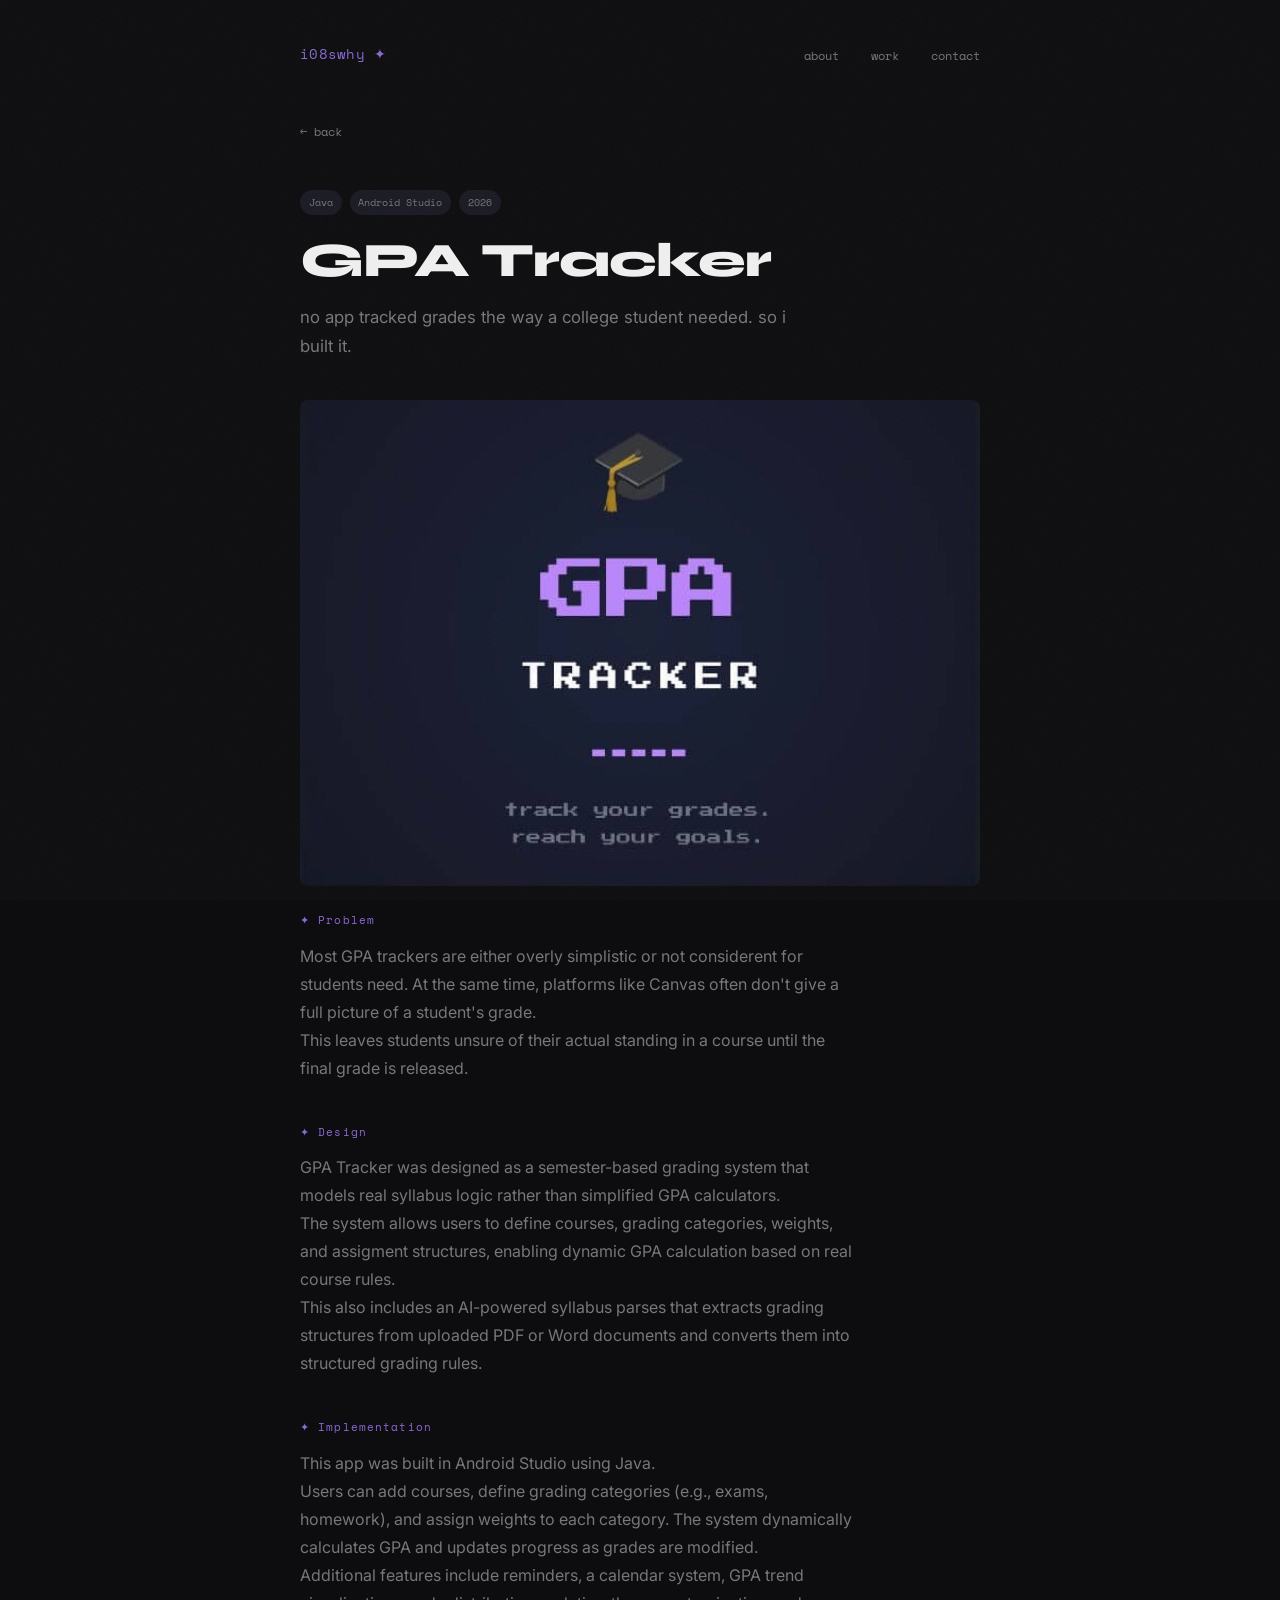
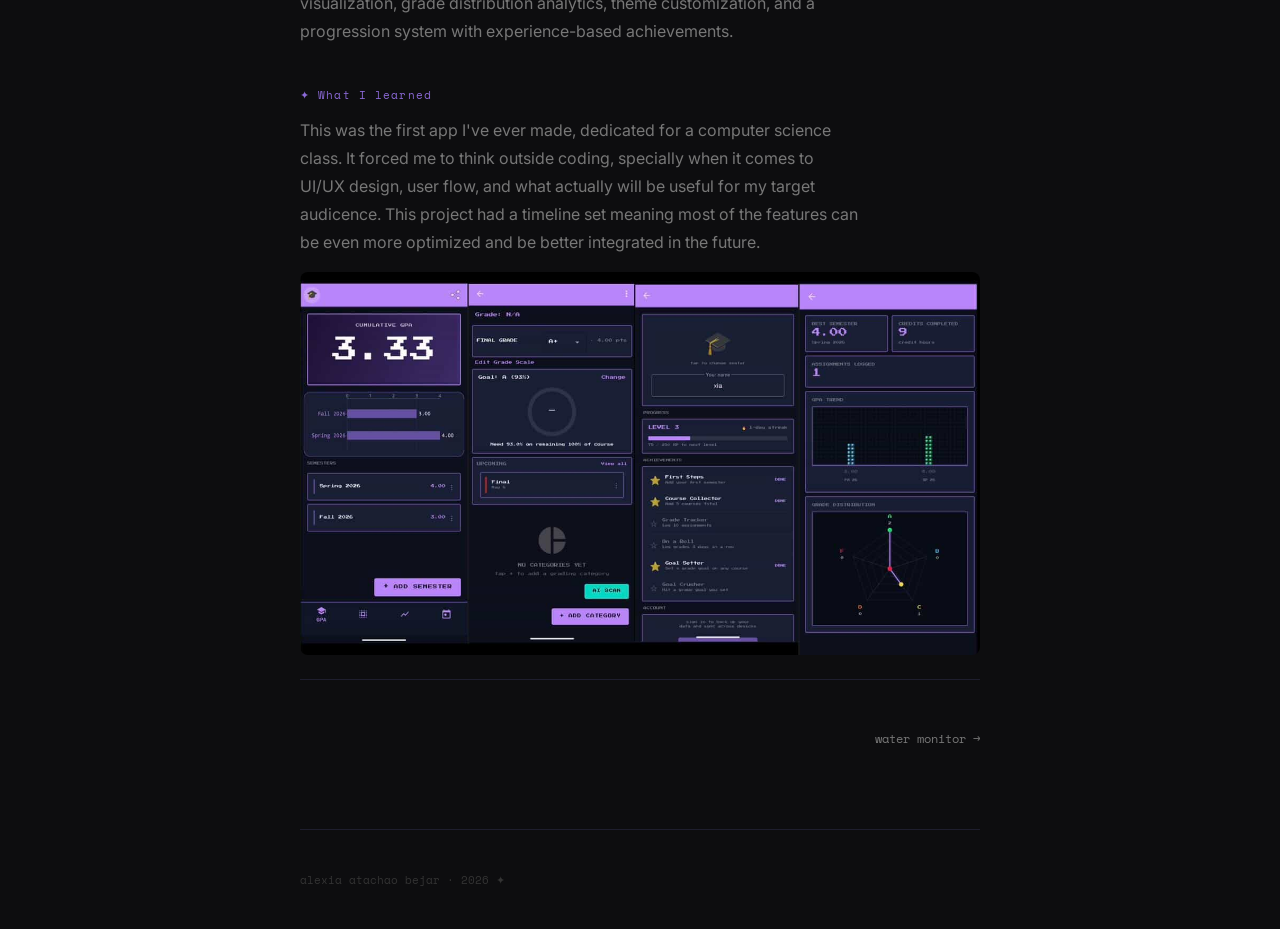
<file: gpa-tracker.html>
<!DOCTYPE html>
<html lang="en">
<head>
  <meta charset="UTF-8">
  <meta name="viewport" content="width=device-width, initial-scale=1.0">
  <title>GPA Tracker — Alexia Atachao Bejar</title>
  <link rel="preconnect" href="https://fonts.googleapis.com">
  <link rel="preconnect" href="https://fonts.gstatic.com" crossorigin>
  <link href="https://fonts.googleapis.com/css2?family=Syne:wght@700;800&family=Space+Mono:wght@400;700&family=Inter:wght@400;500&display=swap" rel="stylesheet">
  <link rel="stylesheet" href="style.css">
</head>
<body>

  <nav>
    <a class="logo" href="index.html">i08swhy ✦</a>
    <ul class="nav-links">
      <li><a href="index.html#about">about</a></li>
      <li><a href="index.html#projects">work</a></li>
      <li><a href="index.html#contact">contact</a></li>
    </ul>
  </nav>

  <div class="project-page">

    <a href="index.html#projects" class="back-link">← back</a>

    <header class="project-hero fade-up">
      <div class="project-tags">
        <span class="card-tag">Java</span>
        <span class="card-tag">Android Studio</span>
        <span class="card-tag">2026</span>
      </div>
      <h1>GPA Tracker</h1>
      <p class="project-lead">no app tracked grades the way a college student needed. so i built it.</p>
    </header>

    <div class="fade-up">
      <img src="GPA Tracker front.jpg" alt="GPA Tracker app screenshot" style="width:100%;border-radius:8px;">
    </div>

    <div class="project-sections fade-up">

      <div class="project-block">
        <p class="section-label">✦ Problem</p>
        <p>Most GPA trackers are either overly simplistic or not considerent for students need. At the same time, platforms like Canvas often don't give a full picture of a student's grade.</p>
        <p>This leaves students unsure of their actual standing in a course until the final grade is released.</p>
      </div>

      <div class="project-block">
        <p class="section-label">✦ Design</p>
        <p><!-- how did you approach building this? what decisions did you make and why? -->GPA Tracker was designed as a semester-based grading system that models real syllabus logic rather than simplified GPA calculators.</p>
        <p>The system allows users to define courses, grading categories, weights, and assigment structures, enabling dynamic GPA calculation based on real course rules.</p>
        <p>This also includes an AI-powered syllabus parses that extracts grading structures from uploaded PDF or Word documents and converts them into structured grading rules.</p>
      </div>

      <div class="project-block">
        <p class="section-label">✦ Implementation</p>
        <p>This app was built in Android Studio using Java.</p>
        <p>Users can add courses, define grading categories (e.g., exams, homework), and assign weights to each category. The system dynamically calculates GPA and updates progress as grades are modified.</p>
        <p>Additional features include reminders, a calendar system, GPA trend visualization, grade distribution analytics, theme customization, and a progression system with experience-based achievements.</p>
      </div>

      <div class="project-block">
        <p class="section-label">✦ What I learned</p>
        <p><!-- what surprised you? what would you do differently? -->This was the first app I've ever made, dedicated for a computer science class. It forced me to think outside coding, specially when it comes to UI/UX design, user flow, and what actually will be useful for my target audicence. This project had a timeline set meaning most of the features can be even more optimized and be better integrated in the future.</p>
      </div>

    </div>

    <div class="fade-up">
      <img src="GPA Tracker other.jpg" alt="GPA Tracker app screenshot" style="width:100%;border-radius:8px;">
    </div>

    <div class="project-nav fade-up">
      <span></span>
      <a href="water-monitor.html">water monitor →</a>
    </div>

  </div>

  <footer>
    alexia atachao bejar · 2026 ✦
  </footer>

  <script src="script.js"></script>
</body>
</html>
</file>
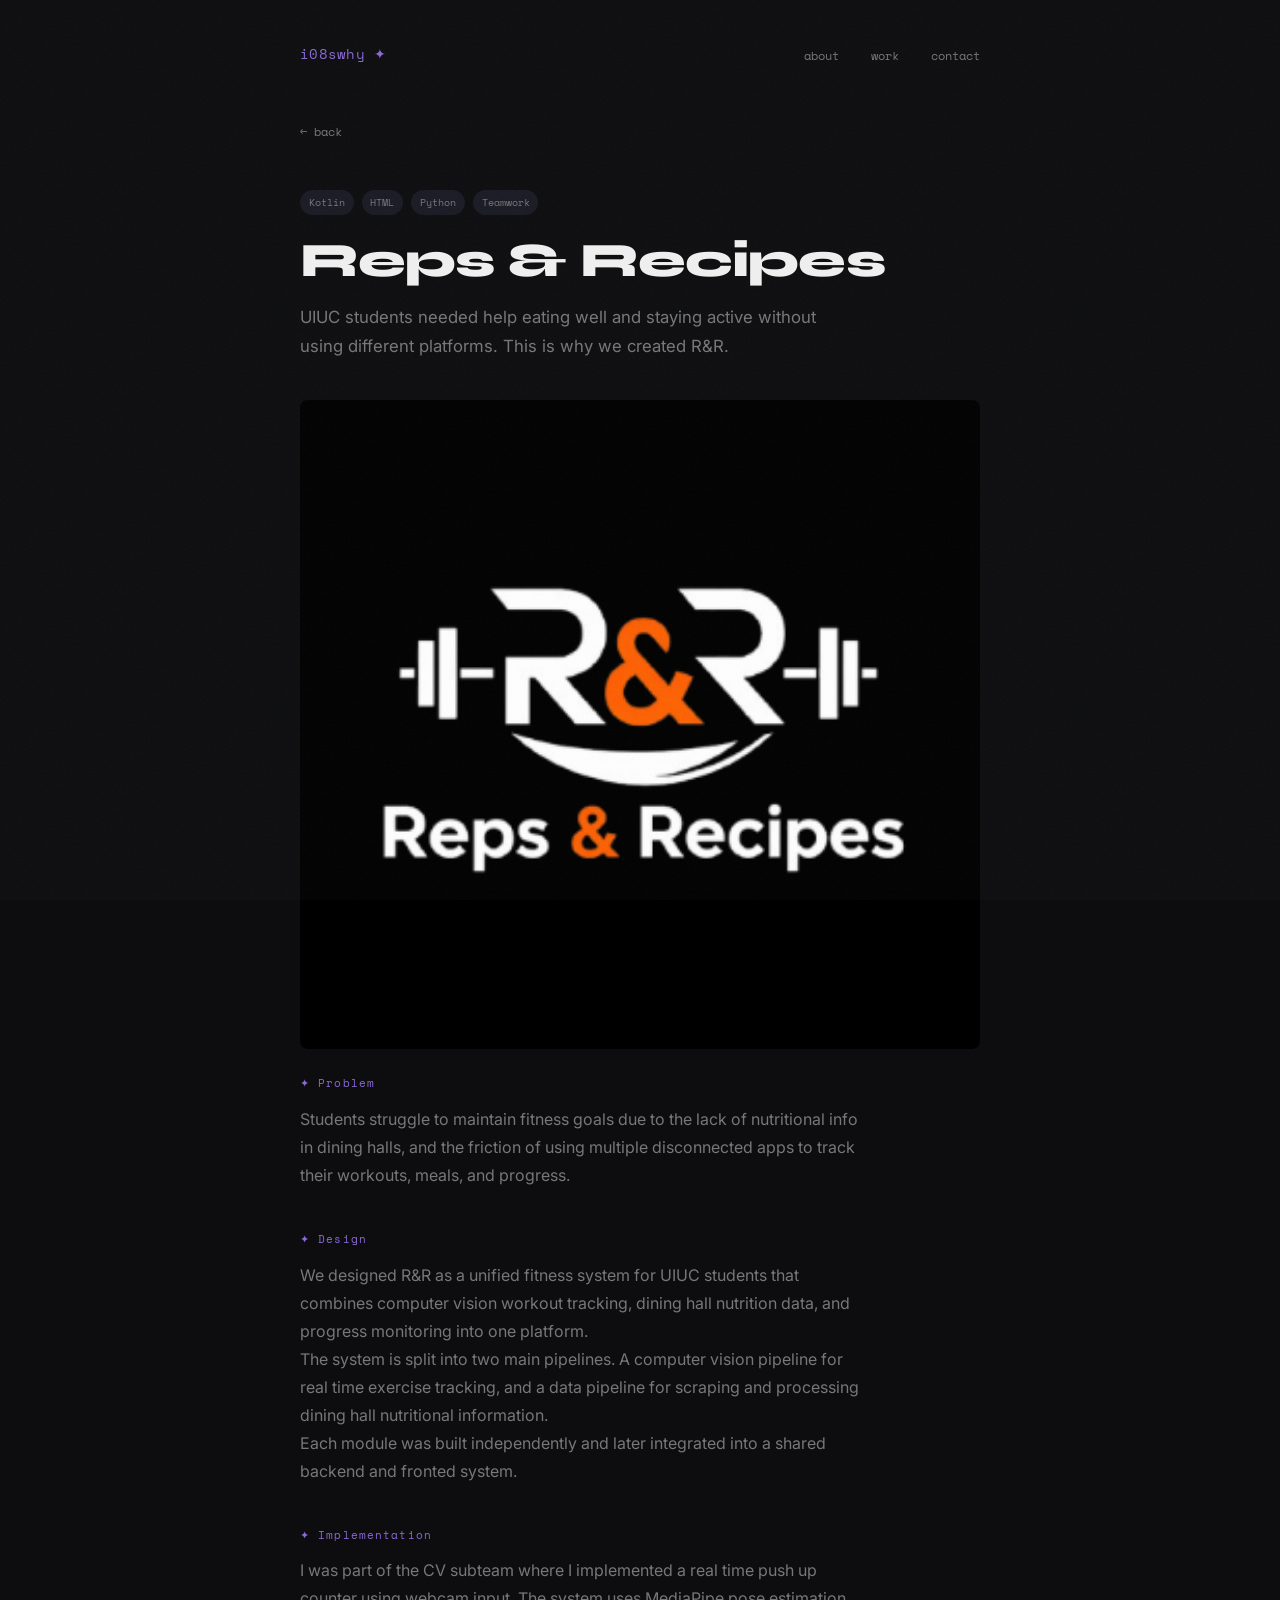
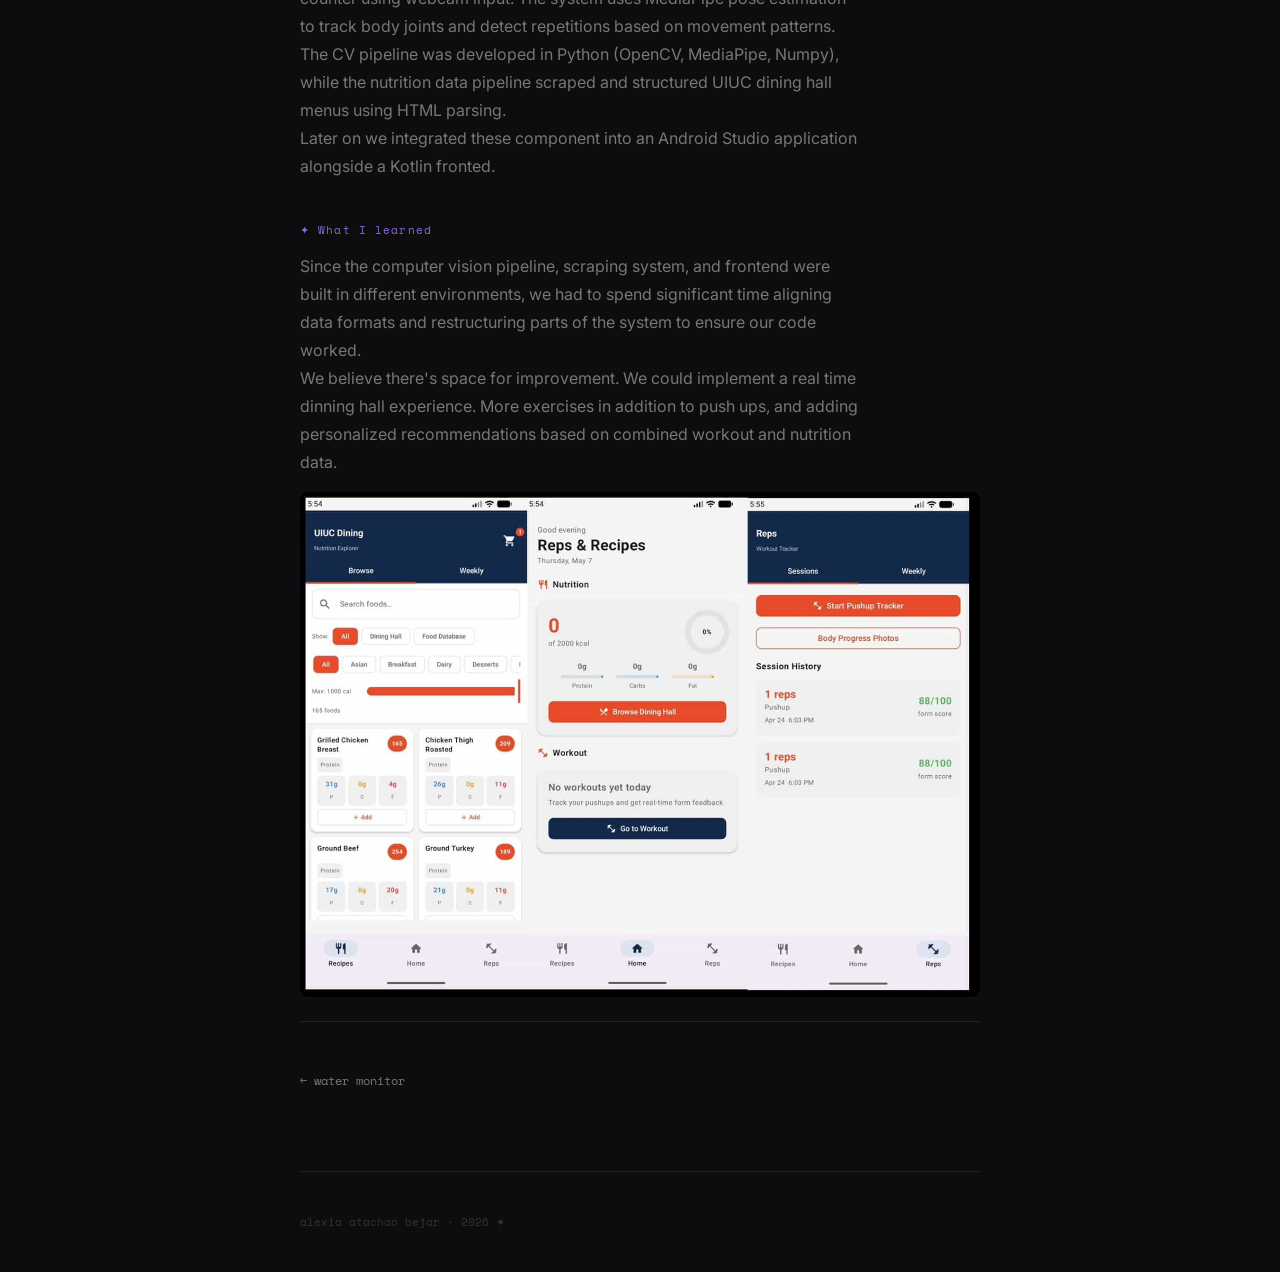
<file: reps-recipes.html>
<!DOCTYPE html>
<html lang="en">
<head>
  <meta charset="UTF-8">
  <meta name="viewport" content="width=device-width, initial-scale=1.0">
  <title>Reps & Recipes (R&R) — Alexia Atachao Bejar</title>
  <link rel="preconnect" href="https://fonts.googleapis.com">
  <link rel="preconnect" href="https://fonts.gstatic.com" crossorigin>
  <link href="https://fonts.googleapis.com/css2?family=Syne:wght@700;800&family=Space+Mono:wght@400;700&family=Inter:wght@400;500&display=swap" rel="stylesheet">
  <link rel="stylesheet" href="style.css">
</head>
<body>

  <nav>
    <a class="logo" href="index.html">i08swhy ✦</a>
    <ul class="nav-links">
      <li><a href="index.html#about">about</a></li>
      <li><a href="index.html#projects">work</a></li>
      <li><a href="index.html#contact">contact</a></li>
    </ul>
  </nav>

  <div class="project-page">

    <a href="index.html#projects" class="back-link">← back</a>

    <header class="project-hero fade-up">
      <div class="project-tags">
        <span class="card-tag">Kotlin</span>
        <span class="card-tag">HTML</span>
        <span class="card-tag">Python</span>
        <span class="card-tag">Teamwork</span>
      </div>
      <h1>Reps &amp; Recipes</h1>
      <p class="project-lead">UIUC students needed help eating well and staying active without using different platforms. This is why we created R&R.</p>
    </header>

    <div class="fade-up">
      <img src="R&R Front.png" alt="Reps & Recipes app screenshot" style="width:100%;border-radius:8px;">
    </div>

    <div class="project-sections fade-up">

      <div class="project-block">
        <p class="section-label">✦ Problem</p>
        <p>Students struggle to maintain fitness goals due to the lack of nutritional info in dining halls, and the friction of using multiple disconnected apps to track their workouts, meals, and progress.</p>
    
      </div>

      <div class="project-block">
        <p class="section-label">✦ Design</p>
        <p>We designed R&R as a unified fitness system for UIUC students that combines computer vision workout tracking, dining hall nutrition data, and progress monitoring into one platform.</p>
        <p>The system is split into two main pipelines. A computer vision pipeline for real time exercise tracking, and a data pipeline for scraping and processing dining hall nutritional information.</p>
        <p>Each module was built independently and later integrated into a shared backend and fronted system.</p>
      </div>

      <div class="project-block">
        <p class="section-label">✦ Implementation</p>
        <p>I was part of the CV subteam where I implemented a real time push up counter using webcam input. The system uses MediaPipe pose estimation to track body joints and detect repetitions based on movement patterns.</p>
        <p>The CV pipeline was developed in Python (OpenCV, MediaPipe, Numpy), while the nutrition data pipeline scraped and structured UIUC dining hall menus using HTML parsing.</p>
        <p>Later on we integrated these component into an Android Studio application alongside a Kotlin fronted.</p>
      </div>

      <div class="project-block">
        <p class="section-label">✦ What I learned</p>
        <p><!-- what surprised you working in a team? what would you do differently? -->Since the computer vision pipeline, scraping system, and frontend were built in different environments, we had to spend significant time aligning data formats and restructuring parts of the system to ensure our code worked.</p>
        <p>We believe there's space for improvement. We could implement a real time dinning hall experience. More exercises in addition to push ups, and adding personalized recommendations based on combined workout and nutrition data.</p>
      </div>

    </div>

    <div class="fade-up">
      <img src="R&R other.jpg" alt="Reps & Recipes app screenshot" style="width:100%;border-radius:8px;">
    </div>

    <div class="project-nav fade-up">
      <a href="water-monitor.html">← water monitor</a>
      <span></span>
    </div>

  </div>

  <footer>
    alexia atachao bejar · 2026 ✦
  </footer>

  <script src="script.js"></script>
</body>
</html>
</file>
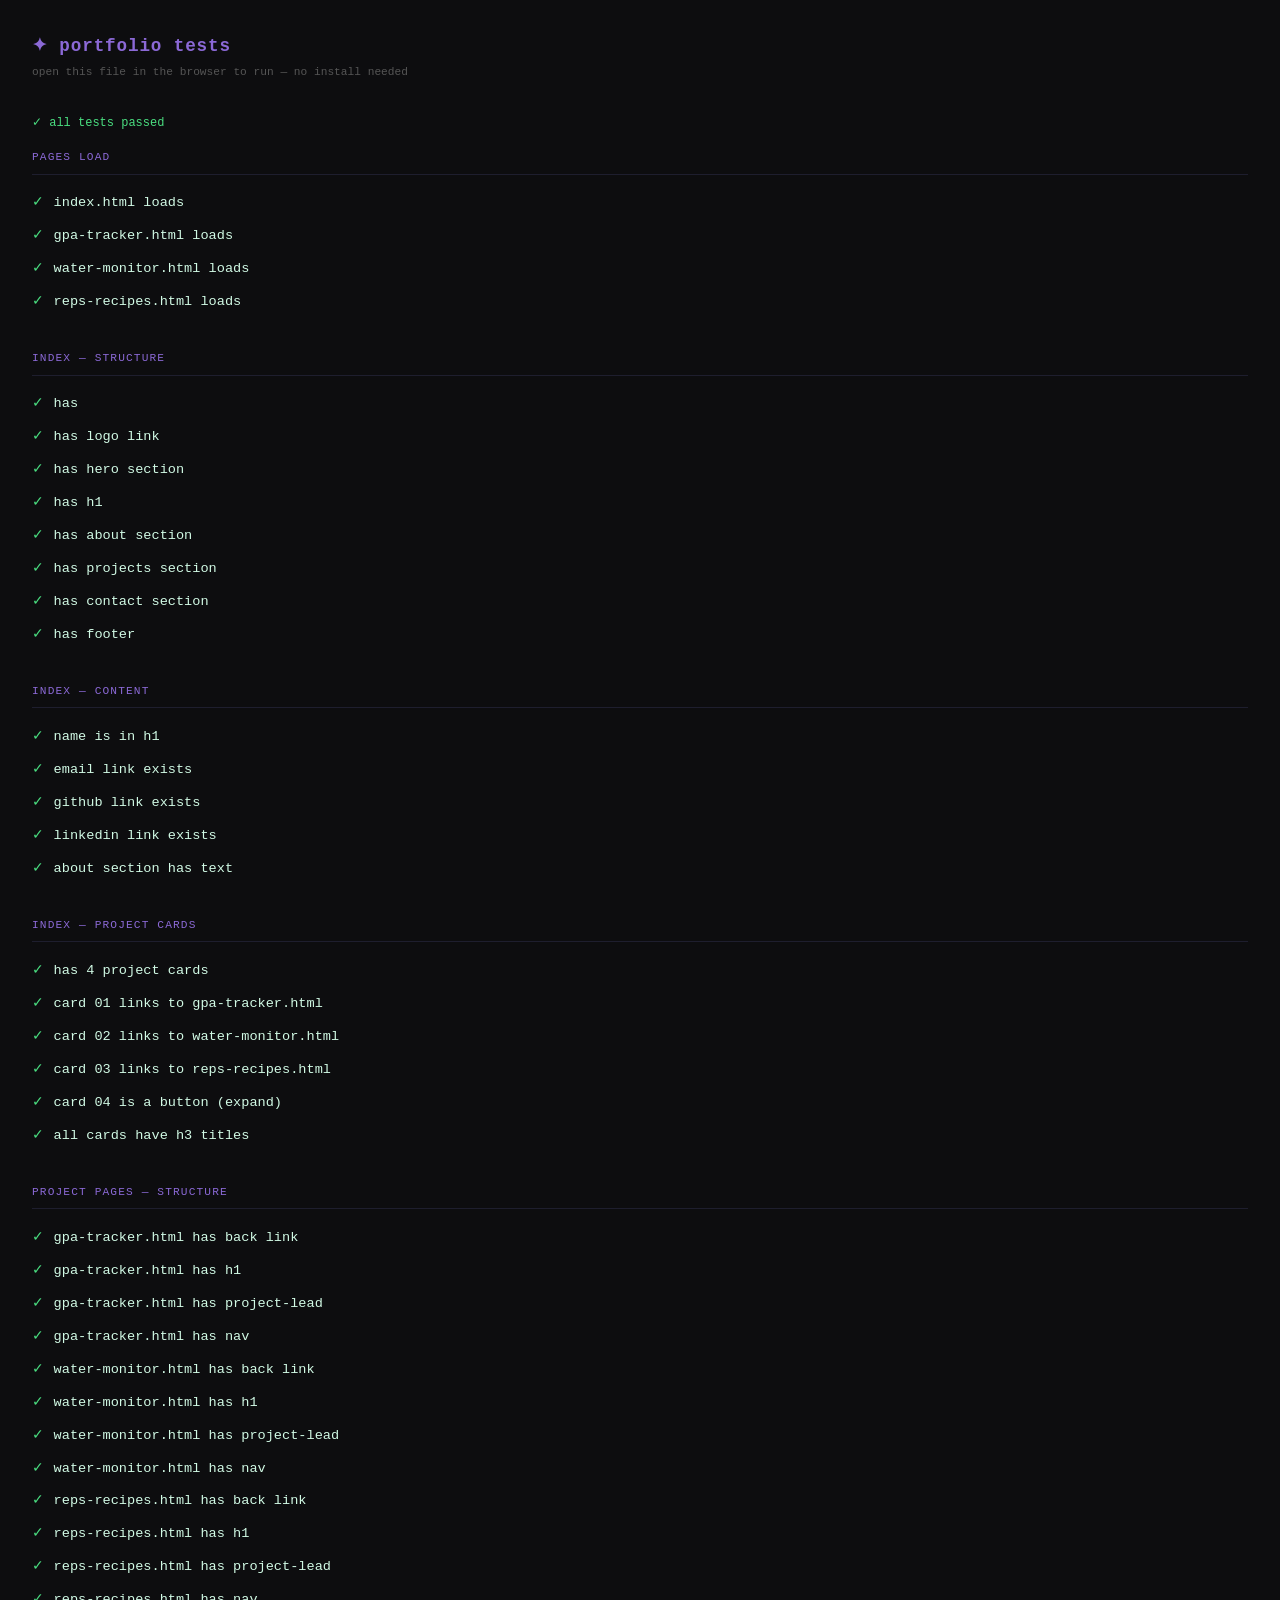
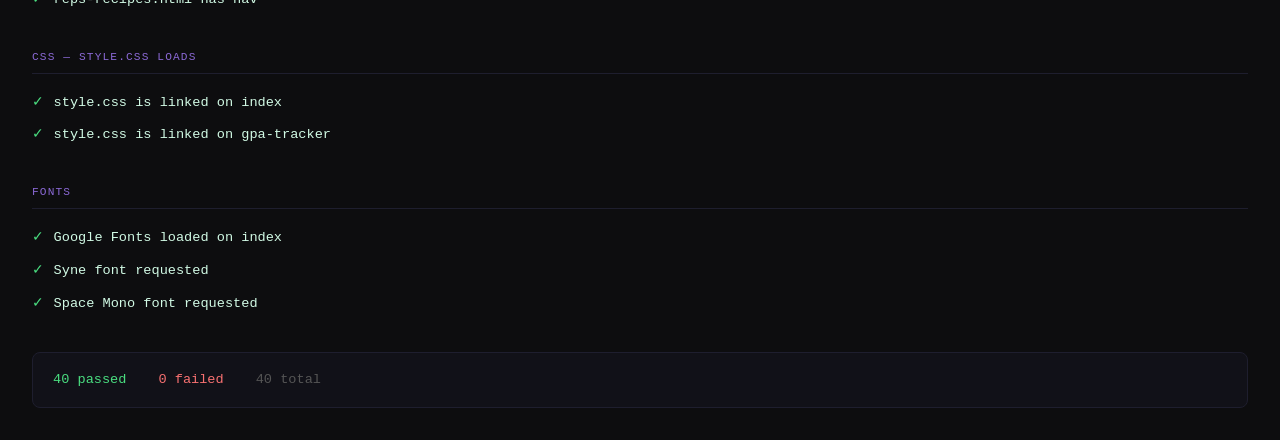
<file: tests.html>
<!DOCTYPE html>
<html lang="en">
<head>
  <meta charset="UTF-8">
  <meta name="viewport" content="width=device-width, initial-scale=1.0">
  <title>Portfolio Tests</title>
  <style>
    *, *::before, *::after { box-sizing: border-box; margin: 0; padding: 0; }

    body {
      background: #0d0d0f;
      color: #f0f0f0;
      font-family: 'Space Mono', monospace, monospace;
      font-size: 0.85rem;
      padding: 2rem;
      line-height: 1.6;
    }

    h1 {
      font-size: 1.1rem;
      color: #8b69d6;
      margin-bottom: 0.25rem;
      letter-spacing: 0.05em;
    }

    .subtitle {
      color: #555;
      font-size: 0.7rem;
      margin-bottom: 2rem;
    }

    .suite {
      margin-bottom: 2rem;
    }

    .suite-name {
      font-size: 0.7rem;
      color: #8b69d6;
      letter-spacing: 0.1em;
      text-transform: uppercase;
      margin-bottom: 0.75rem;
      padding-bottom: 0.4rem;
      border-bottom: 1px solid #1e1e2e;
    }

    .test {
      display: flex;
      align-items: flex-start;
      gap: 0.6rem;
      padding: 0.35rem 0;
    }

    .icon { flex-shrink: 0; }
    .pass .icon { color: #4ade80; }
    .fail .icon { color: #f87171; }
    .skip .icon { color: #555; }

    .test-name { flex: 1; }
    .pass .test-name { color: #d1fae5; }
    .fail .test-name { color: #fecaca; }
    .skip .test-name { color: #555; }

    .test-detail {
      font-size: 0.7rem;
      color: #f87171;
      margin-top: 0.2rem;
      padding-left: 1.4rem;
    }

    .summary {
      margin-top: 2rem;
      padding: 1rem 1.25rem;
      background: #111118;
      border: 1px solid #1e1e2e;
      border-radius: 8px;
      display: flex;
      gap: 2rem;
    }

    .summary-pass { color: #4ade80; }
    .summary-fail { color: #f87171; }
    .summary-total { color: #555; }

    .running { color: #555; font-size: 0.75rem; margin-bottom: 1rem; }
  </style>
</head>
<body>

  <h1>✦ portfolio tests</h1>
  <p class="subtitle">open this file in the browser to run — no install needed</p>
  <p class="running" id="status">running...</p>
  <div id="output"></div>
  <div class="summary" id="summary" style="display:none">
    <span class="summary-pass" id="s-pass"></span>
    <span class="summary-fail" id="s-fail"></span>
    <span class="summary-total" id="s-total"></span>
  </div>

  <script>
    const output = document.getElementById('output');
    let passed = 0, failed = 0;

    function suite(name, fn) {
      const wrap = document.createElement('div');
      wrap.className = 'suite';
      wrap.innerHTML = `<p class="suite-name">${name}</p>`;
      output.appendChild(wrap);
      fn(wrap);
    }

    function test(wrap, name, fn) {
      const row = document.createElement('div');
      try {
        const result = fn();
        if (result && result.then) {
          result.then(() => {
            row.className = 'test pass';
            row.innerHTML = `<span class="icon">✓</span><span class="test-name">${name}</span>`;
            passed++;
            updateSummary();
          }).catch(e => {
            row.className = 'test fail';
            row.innerHTML = `<span class="icon">✗</span><span class="test-name">${name}</span>`;
            if (e.message) row.innerHTML += `<div class="test-detail">${e.message}</div>`;
            failed++;
            updateSummary();
          });
          row.className = 'test skip';
          row.innerHTML = `<span class="icon">…</span><span class="test-name">${name}</span>`;
        } else {
          row.className = 'test pass';
          row.innerHTML = `<span class="icon">✓</span><span class="test-name">${name}</span>`;
          passed++;
          updateSummary();
        }
      } catch (e) {
        row.className = 'test fail';
        row.innerHTML = `<span class="icon">✗</span><span class="test-name">${name}</span>`;
        if (e.message) row.innerHTML += `<div class="test-detail">${e.message}</div>`;
        failed++;
        updateSummary();
      }
      wrap.appendChild(row);
    }

    function assert(condition, msg) {
      if (!condition) throw new Error(msg || 'assertion failed');
    }

    function updateSummary() {
      const total = passed + failed;
      document.getElementById('s-pass').textContent = `${passed} passed`;
      document.getElementById('s-fail').textContent = `${failed} failed`;
      document.getElementById('s-total').textContent = `${total} total`;
      document.getElementById('summary').style.display = 'flex';
      document.getElementById('status').textContent = failed === 0
        ? '✓ all tests passed'
        : `✗ ${failed} test${failed > 1 ? 's' : ''} failed`;
      document.getElementById('status').style.color = failed === 0 ? '#4ade80' : '#f87171';
    }

    async function loadPage(path) {
      const res = await fetch(path);
      if (!res.ok) throw new Error(`${path} returned ${res.status}`);
      const text = await res.text();
      const parser = new DOMParser();
      return parser.parseFromString(text, 'text/html');
    }

    // ── run all tests ──
    async function run() {

      // load all pages upfront
      let index, gpa, water, reps;
      try {
        [index, gpa, water, reps] = await Promise.all([
          loadPage('index.html'),
          loadPage('gpa-tracker.html'),
          loadPage('water-monitor.html'),
          loadPage('reps-recipes.html'),
        ]);
      } catch (e) {
        document.getElementById('status').textContent = '✗ could not load pages — open via a local server (right-click index.html → Open With → browser)';
        document.getElementById('status').style.color = '#f87171';
        return;
      }

      suite('pages load', wrap => {
        test(wrap, 'index.html loads', () => assert(index, 'missing'));
        test(wrap, 'gpa-tracker.html loads', () => assert(gpa, 'missing'));
        test(wrap, 'water-monitor.html loads', () => assert(water, 'missing'));
        test(wrap, 'reps-recipes.html loads', () => assert(reps, 'missing'));
      });

      suite('index — structure', wrap => {
        test(wrap, 'has <nav>', () => assert(index.querySelector('nav'), 'nav missing'));
        test(wrap, 'has logo link', () => assert(index.querySelector('.logo'), '.logo missing'));
        test(wrap, 'has hero section', () => assert(index.querySelector('.hero'), '.hero missing'));
        test(wrap, 'has h1', () => assert(index.querySelector('h1'), 'h1 missing'));
        test(wrap, 'has about section', () => assert(index.querySelector('#about'), '#about missing'));
        test(wrap, 'has projects section', () => assert(index.querySelector('#projects'), '#projects missing'));
        test(wrap, 'has contact section', () => assert(index.querySelector('#contact'), '#contact missing'));
        test(wrap, 'has footer', () => assert(index.querySelector('footer'), 'footer missing'));
      });

      suite('index — content', wrap => {
        test(wrap, 'name is in h1', () => {
          const h1 = index.querySelector('h1');
          assert(h1 && h1.textContent.toLowerCase().includes('alexia'), 'name not found in h1');
        });
        test(wrap, 'email link exists', () => {
          const email = index.querySelector('a[href^="mailto:"]');
          assert(email, 'mailto link missing');
        });
        test(wrap, 'github link exists', () => {
          const gh = index.querySelector('a[href*="github"]');
          assert(gh, 'github link missing');
        });
        test(wrap, 'linkedin link exists', () => {
          const li = index.querySelector('a[href*="linkedin"]');
          assert(li, 'linkedin link missing');
        });
        test(wrap, 'about section has text', () => {
          const about = index.querySelector('#about');
          assert(about && about.textContent.trim().length > 50, 'about section is empty');
        });
      });

      suite('index — project cards', wrap => {
        const cards = index.querySelectorAll('.project-card');
        test(wrap, 'has 4 project cards', () => assert(cards.length === 4, `found ${cards.length}, expected 4`));
        test(wrap, 'card 01 links to gpa-tracker.html', () => {
          const link = index.querySelector('.project-card:nth-child(1) a.card-header');
          assert(link && link.href.includes('gpa-tracker.html'), `href is: ${link && link.href}`);
        });
        test(wrap, 'card 02 links to water-monitor.html', () => {
          const link = index.querySelector('.project-card:nth-child(2) a.card-header');
          assert(link && link.href.includes('water-monitor.html'), `href is: ${link && link.href}`);
        });
        test(wrap, 'card 03 links to reps-recipes.html', () => {
          const link = index.querySelector('.project-card:nth-child(3) a.card-header');
          assert(link && link.href.includes('reps-recipes.html'), `href is: ${link && link.href}`);
        });
        test(wrap, 'card 04 is a button (expand)', () => {
          const btn = index.querySelector('.project-card:nth-child(4) button.card-header');
          assert(btn, 'card 04 should be a button not a link');
        });
        test(wrap, 'all cards have h3 titles', () => {
          cards.forEach((c, i) => assert(c.querySelector('h3'), `card ${i+1} missing h3`));
        });
      });

      suite('project pages — structure', wrap => {
        [['gpa-tracker.html', gpa], ['water-monitor.html', water], ['reps-recipes.html', reps]].forEach(([name, doc]) => {
          test(wrap, `${name} has back link`, () => {
            const back = doc.querySelector('.back-link');
            assert(back, '.back-link missing');
            assert(back.href.includes('index.html'), 'back link does not point to index.html');
          });
          test(wrap, `${name} has h1`, () => assert(doc.querySelector('h1'), 'h1 missing'));
          test(wrap, `${name} has project-lead`, () => assert(doc.querySelector('.project-lead'), '.project-lead missing'));
          test(wrap, `${name} has nav`, () => assert(doc.querySelector('nav'), 'nav missing'));
        });
      });

      suite('css — style.css loads', wrap => {
        test(wrap, 'style.css is linked on index', () => {
          const link = index.querySelector('link[href="style.css"]');
          assert(link, 'style.css not linked');
        });
        test(wrap, 'style.css is linked on gpa-tracker', () => {
          const link = gpa.querySelector('link[href="style.css"]');
          assert(link, 'style.css not linked');
        });
      });

      suite('fonts', wrap => {
        test(wrap, 'Google Fonts loaded on index', () => {
          const fonts = index.querySelector('link[href*="fonts.googleapis"]');
          assert(fonts, 'Google Fonts link missing');
        });
        test(wrap, 'Syne font requested', () => {
          const fonts = index.querySelector('link[href*="Syne"]');
          assert(fonts, 'Syne not in font URL');
        });
        test(wrap, 'Space Mono font requested', () => {
          const fonts = index.querySelector('link[href*="Space+Mono"]');
          assert(fonts, 'Space Mono not in font URL');
        });
      });

    }

    run();
  </script>
</body>
</html>
</file>
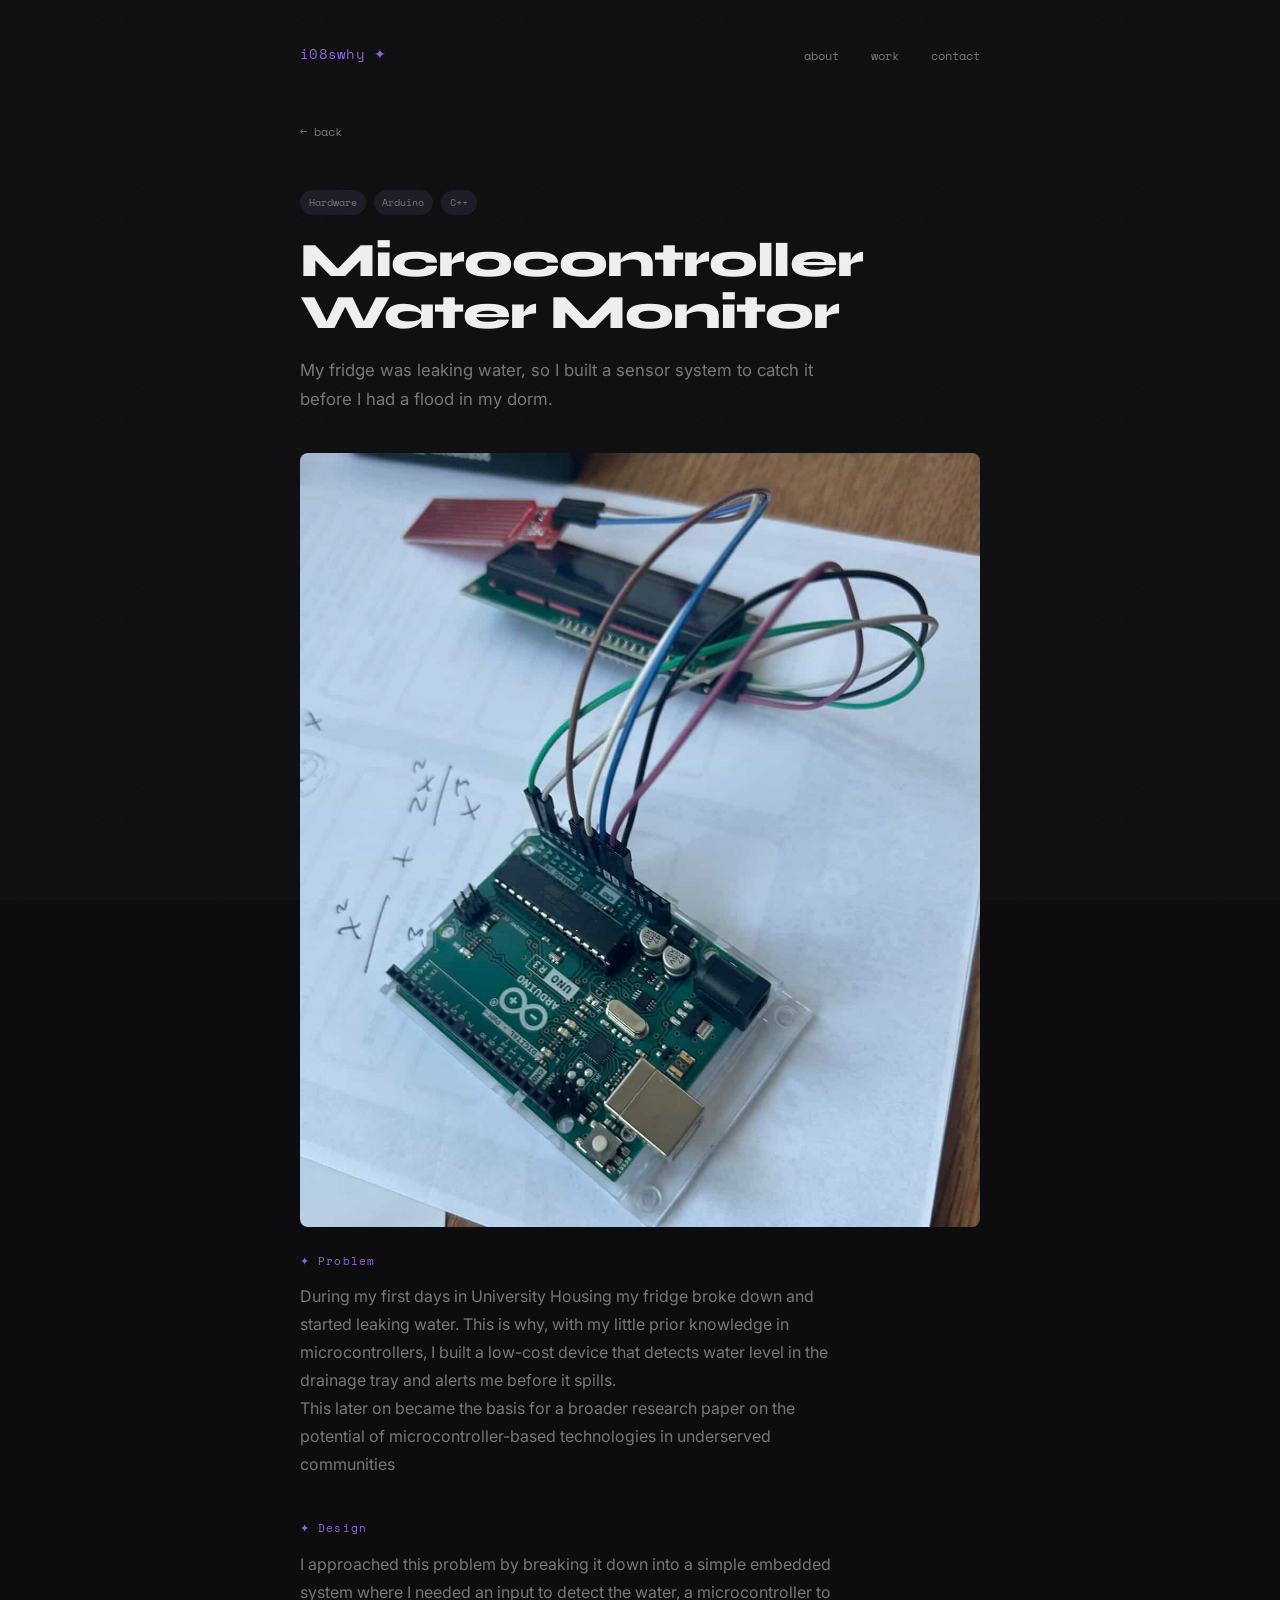
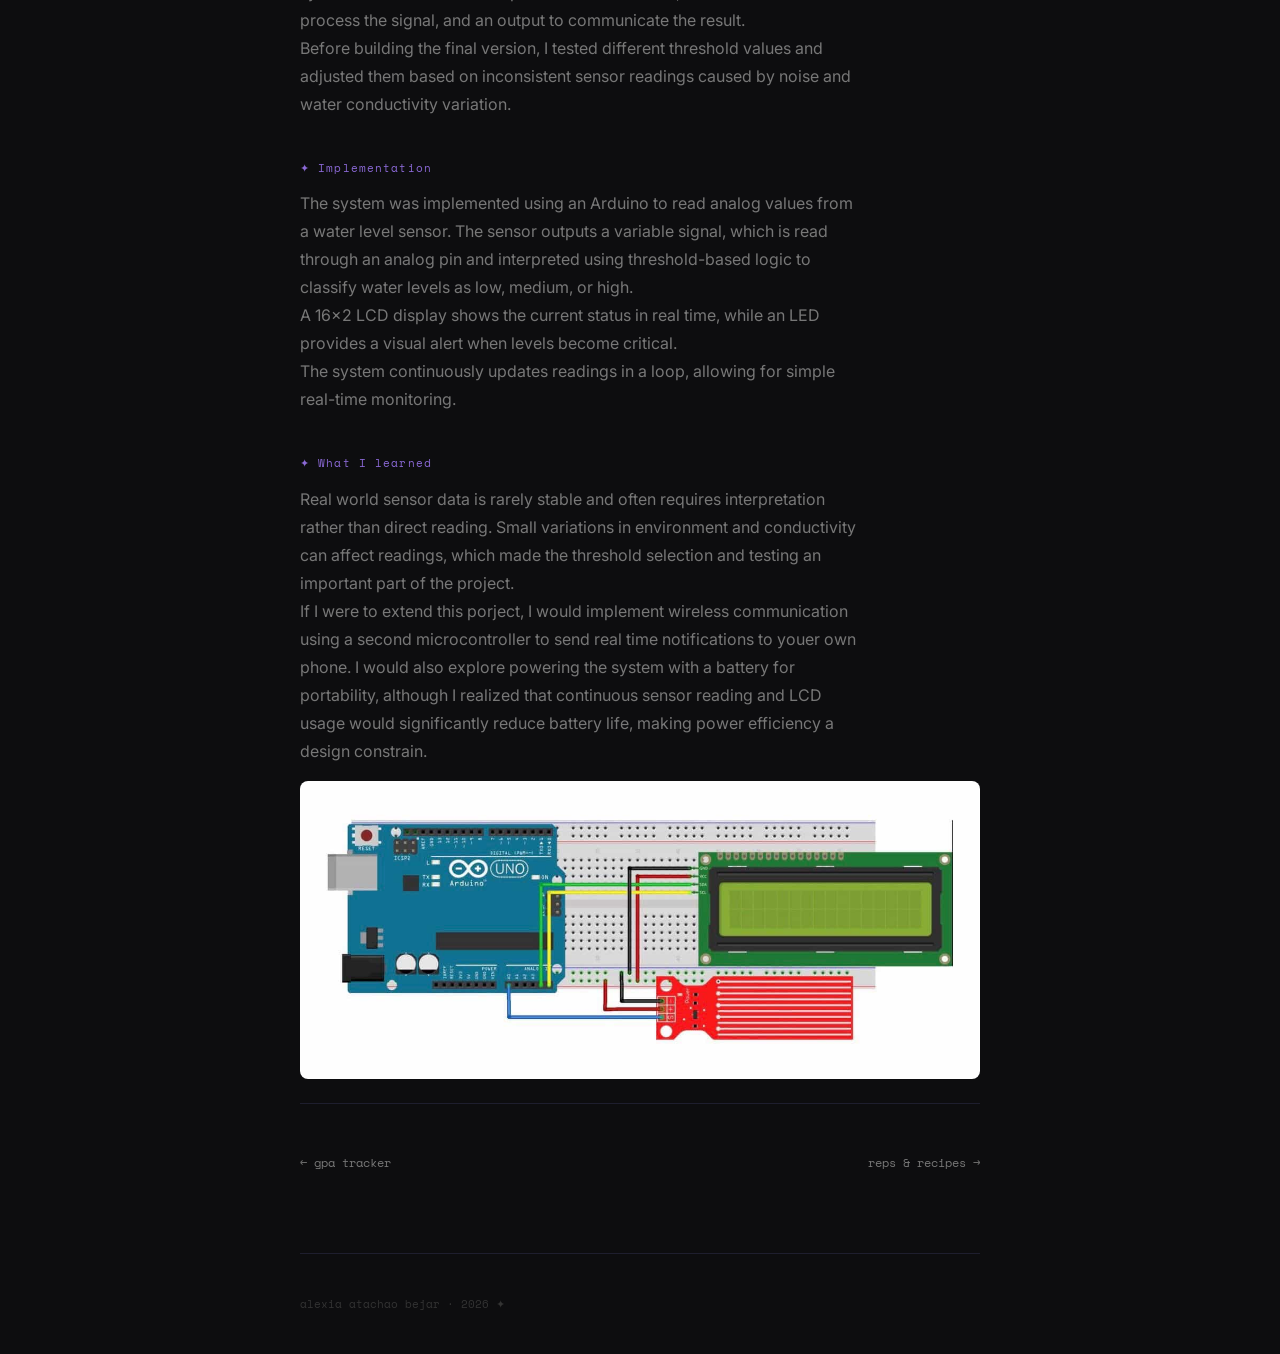
<file: water-monitor.html>
<!DOCTYPE html>
<html lang="en">
<head>
  <meta charset="UTF-8">
  <meta name="viewport" content="width=device-width, initial-scale=1.0">
  <title>Water Monitor — Alexia Atachao Bejar</title>
  <link rel="preconnect" href="https://fonts.googleapis.com">
  <link rel="preconnect" href="https://fonts.gstatic.com" crossorigin>
  <link href="https://fonts.googleapis.com/css2?family=Syne:wght@700;800&family=Space+Mono:wght@400;700&family=Inter:wght@400;500&display=swap" rel="stylesheet">
  <link rel="stylesheet" href="style.css">
</head>
<body>

  <nav>
    <a class="logo" href="index.html">i08swhy ✦</a>
    <ul class="nav-links">
      <li><a href="index.html#about">about</a></li>
      <li><a href="index.html#projects">work</a></li>
      <li><a href="index.html#contact">contact</a></li>
    </ul>
  </nav>

  <div class="project-page">

    <a href="index.html#projects" class="back-link">← back</a>

    <header class="project-hero fade-up">
      <div class="project-tags">
        <span class="card-tag">Hardware</span>
        <span class="card-tag">Arduino</span>
        <span class="card-tag">C++</span>
      </div>
      <h1>Microcontroller Water Monitor</h1>
      <p class="project-lead">My fridge was leaking water, so I built a sensor system to catch it before I had a flood in my dorm.</p>
    </header>

    <div class="fade-up">
      <img src="water sensor real.jpg" alt="Water sensor hardware photo" style="width:100%;border-radius:8px;">
    </div>

    <div class="project-sections fade-up">

      <div class="project-block">
        <p class="section-label">✦ Problem</p>
        <p>During my first days in University Housing my fridge broke down and started leaking water. This is why, with my little prior knowledge in microcontrollers, I built a low-cost device that detects water level in the drainage tray and alerts me before it spills. </p>
        <p>This later on became the basis for a broader research paper on the potential of microcontroller-based technologies in underserved communities </p>
      </div>

      <div class="project-block">
        <p class="section-label">✦ Design</p>
        <p><!-- how did you approach this? what sensor logic, thresholds, alerts? -->I approached this problem by breaking it down into a simple embedded system where I needed an input to detect the water, a microcontroller to process the signal, and an output to communicate the result.</p>
        <p><p>
        <p>Before building the final version, I tested different threshold values and adjusted them based on inconsistent sensor readings caused by noise and water conductivity variation.</p>
      </div>

      <div class="project-block">
        <p class="section-label">✦ Implementation</p>
        <p>The system was implemented using an Arduino to read analog values from a water level sensor. The sensor outputs a variable signal, which is read through an analog pin and interpreted using threshold-based logic to classify water levels as low, medium, or high.</p>
        <p>A 16x2 LCD display shows the current status in real time, while an LED provides a visual alert when levels become critical.</p>
        <p>The system continuously updates readings in a loop, allowing for simple real-time monitoring.</p>
      </div>

      <div class="project-block">
        <p class="section-label">✦ What I learned</p>
        <p><!-- what surprised you? what would you do differently? -->Real world sensor data is rarely stable and often requires interpretation rather than direct reading. Small variations in environment and conductivity can affect readings, which made the threshold selection and testing an important part of the project.</p>
        <p>If I were to extend this porject, I would implement wireless communication using a second microcontroller to send real time notifications to youer own phone. I would also explore powering the system with a battery for portability, although I realized that continuous sensor reading and LCD usage would significantly reduce battery life, making power efficiency a design constrain.</p>
      </div>

    </div>

    <div class="fade-up">
      <img src="Water sensor plan.jpg" alt="Water sensor wiring diagram — Arduino Uno connected to a water sensor module and 1602 LCD via I2C" style="width:100%;border-radius:8px;">
    </div>

    <div class="project-nav fade-up">
      <a href="gpa-tracker.html">← gpa tracker</a>
      <a href="reps-recipes.html">reps & recipes →</a>
    </div>

  </div>

  <footer>
    alexia atachao bejar · 2026 ✦
  </footer>

  <script src="script.js"></script>
</body>
</html>
</file>
<file: style.css>
/* ── Reset ── */
*, *::before, *::after { box-sizing: border-box; margin: 0; padding: 0; }

/* ── Tokens ── */
:root {
  --bg:      #0d0d0f;
  --surface: #111118;
  --border:  #1e1e2e;
  --accent:  #8b69d6;
  --text:    #f0f0f0;
  --muted:   #777;
  --max-w:   680px;
}

/* ── Grain overlay ── */
body::after {
  content: '';
  position: fixed;
  inset: 0;
  pointer-events: none;
  z-index: 9999;
  opacity: 0.045;
  background-image: url("data:image/svg+xml,%3Csvg viewBox='0 0 200 200' xmlns='http://www.w3.org/2000/svg'%3E%3Cfilter id='n'%3E%3CfeTurbulence type='fractalNoise' baseFrequency='0.75' numOctaves='4' stitchTiles='stitch'/%3E%3C/filter%3E%3Crect width='100%25' height='100%25' filter='url(%23n)'/%3E%3C/svg%3E");
  background-size: 200px 200px;
}

/* ── Base ── */
body {
  background: var(--bg);
  color: var(--text);
  font-family: 'Inter', sans-serif;
  font-size: 1rem;
  line-height: 1.75;
  padding: 0 1.5rem;
}

/* ── Scroll animations ── */
.fade-up {
  opacity: 0;
  transform: translateY(24px);
  transition: opacity 0.6s ease, transform 0.6s ease;
}

.fade-up.visible {
  opacity: 1;
  transform: translateY(0);
}

/* ── Nav ── */
nav {
  max-width: var(--max-w);
  margin: 0 auto;
  padding: 2.5rem 0 0;
  display: flex;
  justify-content: space-between;
  align-items: center;
}

.logo {
  font-family: 'Space Mono', monospace;
  font-weight: 400;
  font-size: 0.9rem;
  color: var(--accent);
  text-decoration: none;
  letter-spacing: 0.02em;
}

.nav-links {
  display: flex;
  gap: 2rem;
  list-style: none;
}

.nav-links a {
  color: var(--muted);
  text-decoration: none;
  font-family: 'Space Mono', monospace;
  font-size: 0.75rem;
  transition: color 0.2s;
}

.nav-links a:hover { color: var(--text); }
.nav-active { color: var(--accent) !important; }

/* ── Hero ── */
.hero {
  max-width: var(--max-w);
  margin: 0 auto;
  padding: 6rem 0 4rem;
}

.hero-eyebrow {
  font-family: 'Space Mono', monospace;
  font-size: 0.75rem;
  color: var(--muted);
  letter-spacing: 0.06em;
  margin-bottom: 1.5rem;
}

.hero h1 {
  font-family: 'Syne', sans-serif;
  font-size: clamp(2.4rem, 6vw, 3.6rem);
  font-weight: 800;
  line-height: 1.05;
  letter-spacing: -0.02em;
  margin-bottom: 1.5rem;
}

.hero h1 .name {
  color: var(--accent);
  text-shadow: 0 0 40px rgba(139, 105, 214, 0.4);
}

/* ── Blinking cursor ── */
.cursor {
  color: var(--accent);
  font-weight: 400;
  animation: blink 1s step-end infinite;
  margin-left: 2px;
}

@keyframes blink {
  0%, 100% { opacity: 1; }
  50% { opacity: 0; }
}

.tagline {
  font-size: 1.05rem;
  color: var(--muted);
  max-width: 500px;
  margin-bottom: 2.5rem;
  line-height: 1.7;
}

.hero-cta {
  display: flex;
  gap: 0.75rem;
  flex-wrap: wrap;
}

/* ── Buttons ── */
.btn {
  display: inline-block;
  padding: 0.65rem 1.4rem;
  border-radius: 6px;
  font-size: 0.8rem;
  font-family: 'Space Mono', monospace;
  text-decoration: none;
  transition: all 0.2s;
  cursor: pointer;
  border: none;
}

.btn-primary {
  background: var(--accent);
  color: #fff;
}

.btn-primary:hover {
  filter: brightness(1.15);
  box-shadow: 0 0 20px rgba(139, 105, 214, 0.45);
}

.btn-ghost {
  border: 1px solid #2a2a38;
  color: var(--muted);
  background: transparent;
}

.btn-ghost:hover {
  border-color: var(--accent);
  color: var(--text);
}

/* ── Star field ── */
.hero-visual {
  margin-top: 3.5rem;
  position: relative;
  height: 70px;
}

.star-field {
  position: relative;
  width: 100%;
  height: 100%;
}

.star {
  position: absolute;
  color: var(--accent);
  opacity: 0.5;
  animation: twinkle 3s ease-in-out infinite;
  user-select: none;
}

.s1 { top: 8px;  left: 20px;  font-size: 0.55rem; animation-delay: 0s; }
.s2 { top: 28px; left: 100px; font-size: 1rem;    animation-delay: 0.6s; }
.s3 { top: 4px;  left: 190px; font-size: 0.45rem; animation-delay: 1.1s; }
.s4 { top: 48px; left: 270px; font-size: 0.7rem;  animation-delay: 1.6s; }
.s5 { top: 14px; left: 350px; font-size: 0.85rem; animation-delay: 0.9s; }
.s6 { top: 42px; left: 430px; font-size: 0.5rem;  animation-delay: 1.3s; }
.s7 { top: 18px; left: 500px; font-size: 0.6rem;  animation-delay: 0.4s; }

@keyframes twinkle {
  0%, 100% { opacity: 0.5; transform: scale(1); }
  50% { opacity: 0.1; transform: scale(0.85); }
}

/* ── Section shared ── */
section {
  max-width: var(--max-w);
  margin: 0 auto;
  padding: 5rem 0;
  border-top: 1px solid var(--border);
}

.section-label {
  font-family: 'Space Mono', monospace;
  font-size: 0.7rem;
  color: var(--accent);
  letter-spacing: 0.1em;
  margin-bottom: 2rem;
}

/* ── About ── */
#about p {
  color: var(--muted);
  margin-bottom: 1.25rem;
}

#about p:last-child { margin-bottom: 0; }

/* ── Photos grid ── */
.photos-grid {
  column-count: 3;
  column-gap: 0.75rem;
}

.photo-slot {
  break-inside: avoid;
  margin-bottom: 0.75rem;
  border-radius: 8px;
  overflow: hidden;
  background: var(--surface);
}

.photo-slot img {
  width: 100%;
  display: block;
  cursor: zoom-in;
}

.placeholder-photo {
  aspect-ratio: 1;
  border: 1px dashed rgba(139, 105, 214, 0.25);
}

/* ── Spotify widget ── */
.spotify-widget {
  margin-top: 1.5rem;
  max-width: 480px;
}

.spotify-widget iframe {
  border-radius: 12px;
  display: block;
  width: 100%;
}

.spotify-placeholder {
  display: flex;
  align-items: center;
  gap: 1.25rem;
  padding: 1.25rem 1.5rem;
  background: var(--surface);
  border: 1px solid var(--border);
  border-radius: 12px;
}

/* ── Equalizer bars ── */
.eq-bars {
  display: flex;
  align-items: flex-end;
  gap: 3px;
  height: 28px;
  flex-shrink: 0;
}

.bar {
  display: block;
  width: 4px;
  background: var(--accent);
  border-radius: 2px;
  opacity: 0.7;
  animation: eq 1.2s ease-in-out infinite;
}

.b1 { animation-duration: 1.0s; animation-delay: 0.0s; }
.b2 { animation-duration: 1.3s; animation-delay: 0.2s; }
.b3 { animation-duration: 0.9s; animation-delay: 0.1s; }
.b4 { animation-duration: 1.1s; animation-delay: 0.3s; }
.b5 { animation-duration: 1.4s; animation-delay: 0.15s; }

@keyframes eq {
  0%, 100% { height: 6px; }
  50%       { height: 24px; }
}

.eq-bars.paused .bar {
  animation: none;
  height: 6px;
}

.spotify-text {
  display: flex;
  flex-direction: column;
  gap: 0.2rem;
}

.spotify-label {
  font-family: 'Space Mono', monospace;
  font-size: 0.72rem;
  color: var(--accent);
  letter-spacing: 0.08em;
}

.spotify-hint {
  font-family: 'Space Mono', monospace;
  font-size: 0.65rem;
  color: #444;
}

.np-card {
  display: flex;
  align-items: center;
  gap: 1rem;
  padding: 0.85rem 1rem;
  background: var(--surface);
  border: 1px solid var(--border);
  border-radius: 12px;
  text-decoration: none;
  transition: border-color 0.2s;
  max-width: 480px;
}

.np-card:hover { border-color: rgba(139, 105, 214, 0.4); }

.np-art {
  width: 52px;
  height: 52px;
  border-radius: 6px;
  object-fit: cover;
  flex-shrink: 0;
}

.np-info {
  display: flex;
  flex-direction: column;
  gap: 0.3rem;
  overflow: hidden;
}

.np-title {
  font-family: 'Space Mono', monospace;
  font-size: 0.75rem;
  color: var(--text);
  white-space: nowrap;
  overflow: hidden;
  text-overflow: ellipsis;
}

.np-artist {
  font-family: 'Space Mono', monospace;
  font-size: 0.65rem;
  color: var(--muted);
  white-space: nowrap;
  overflow: hidden;
  text-overflow: ellipsis;
}

/* ── Projects ── */
.projects-grid {
  display: flex;
  flex-direction: column;
  gap: 1rem;
}

.project-card {
  background: var(--surface);
  border: 1px solid var(--border);
  border-radius: 10px;
  overflow: hidden;
  transition: border-color 0.2s, box-shadow 0.2s;
}

.project-card:hover {
  border-color: rgba(139, 105, 214, 0.4);
  box-shadow: 0 0 24px rgba(139, 105, 214, 0.08);
}

.card-header {
  width: 100%;
  background: none;
  border: none;
  color: inherit;
  font-family: inherit;
  text-align: left;
  padding: 1.6rem;
  cursor: pointer;
  display: block;
}

.card-meta {
  display: flex;
  justify-content: space-between;
  align-items: center;
  margin-bottom: 0.6rem;
}

.card-right {
  display: flex;
  align-items: center;
  gap: 0.75rem;
}

.card-number {
  font-family: 'Space Mono', monospace;
  font-size: 0.65rem;
  color: var(--accent);
  opacity: 0.7;
}

.card-tag {
  font-family: 'Space Mono', monospace;
  font-size: 0.65rem;
  color: var(--muted);
  background: #1a1a24;
  padding: 0.2rem 0.55rem;
  border-radius: 20px;
}

.card-chevron {
  font-size: 0.7rem;
  color: var(--muted);
  transition: transform 0.25s;
  display: inline-block;
}

.card-header[aria-expanded="true"] .card-chevron {
  transform: rotate(180deg);
}

.project-card h3 {
  font-family: 'Syne', sans-serif;
  font-size: 1.1rem;
  font-weight: 700;
  margin-bottom: 0.4rem;
  letter-spacing: -0.01em;
}

.problem {
  font-size: 0.875rem;
  color: var(--muted);
  line-height: 1.6;
}

/* ── Card detail (expandable) ── */
.card-detail {
  padding: 1.4rem 1.6rem 1.6rem;
  border-top: 1px solid var(--border);
}

.beat-grid {
  display: grid;
  grid-template-columns: 1fr 1fr;
  gap: 1.25rem;
}

.beat-block {
  display: flex;
  flex-direction: column;
  gap: 0.4rem;
}

.beat-label {
  font-family: 'Space Mono', monospace;
  font-size: 0.65rem;
  color: var(--accent);
  letter-spacing: 0.1em;
}

.beat-block p {
  font-size: 0.875rem;
  color: var(--muted);
  line-height: 1.6;
}

/* ── Now ── */
.now-text {
  color: var(--muted);
  max-width: 520px;
}

/* ── Contact ── */
.contact-line {
  color: var(--muted);
  margin-bottom: 1.5rem;
}

.contact-links {
  display: flex;
  gap: 1.5rem;
  flex-wrap: wrap;
}

.contact-links a {
  font-family: 'Space Mono', monospace;
  color: var(--text);
  text-decoration: none;
  font-size: 0.8rem;
  border-bottom: 1px solid #2a2a38;
  padding-bottom: 2px;
  transition: border-color 0.2s, color 0.2s;
}

.contact-links a:hover {
  border-color: var(--accent);
  color: var(--accent);
}

/* ── Footer ── */
footer {
  max-width: var(--max-w);
  margin: 0 auto;
  padding: 2.5rem 0;
  border-top: 1px solid var(--border);
  font-family: 'Space Mono', monospace;
  font-size: 0.7rem;
  color: #333;
}

/* ── Card as link ── */
a.card-header {
  display: block;
  text-decoration: none;
  color: inherit;
}

a.card-header:hover h3 {
  color: var(--accent);
}

/* ── Project pages ── */
.project-page {
  max-width: var(--max-w);
  margin: 0 auto;
  padding: 3rem 0 5rem;
}

.back-link {
  font-family: 'Space Mono', monospace;
  font-size: 0.75rem;
  color: var(--muted);
  text-decoration: none;
  display: inline-block;
  margin-bottom: 3rem;
  transition: color 0.2s;
}

.back-link:hover { color: var(--text); }

.project-hero {
  margin-bottom: 2.5rem;
}

.project-tags {
  display: flex;
  gap: 0.5rem;
  flex-wrap: wrap;
  margin-bottom: 1.25rem;
}

.project-hero h1 {
  font-family: 'Syne', sans-serif;
  font-size: clamp(2rem, 5vw, 3rem);
  font-weight: 800;
  line-height: 1.1;
  letter-spacing: -0.02em;
  margin-bottom: 1rem;
}

.project-lead {
  font-size: 1.05rem;
  color: var(--muted);
  max-width: 520px;
  line-height: 1.7;
}

/* ── Image placeholders ── */
.img-placeholder {
  width: 100%;
  background: var(--surface);
  border: 1px dashed rgba(139, 105, 214, 0.35);
  border-radius: 12px;
  display: flex;
  align-items: center;
  justify-content: center;
  color: #444;
  font-family: 'Space Mono', monospace;
  font-size: 0.7rem;
  letter-spacing: 0.05em;
  margin: 2rem 0;
  min-height: 200px;
}

.img-placeholder.img-phone {
  min-height: 340px;
}

.img-phone-inner {
  display: flex;
  flex-direction: column;
  align-items: center;
  gap: 1.25rem;
}

.img-placeholder-screens {
  display: flex;
  gap: 1rem;
  align-items: flex-end;
}

.phone-frame {
  display: block;
  width: 64px;
  height: 110px;
  border: 1px dashed rgba(139, 105, 214, 0.3);
  border-radius: 10px;
  background: rgba(139, 105, 214, 0.04);
}

.phone-frame:nth-child(2) {
  height: 130px;
}

.img-phone-inner p {
  color: #444;
  font-family: 'Space Mono', monospace;
  font-size: 0.7rem;
  letter-spacing: 0.05em;
}

/* ── Project sections ── */
.project-sections {
  display: flex;
  flex-direction: column;
  gap: 2.5rem;
  padding: 1rem 0;
}

.project-block p:not(.section-label) {
  color: var(--muted);
  max-width: 560px;
  line-height: 1.75;
}

.project-block .section-label {
  margin-bottom: 0.75rem;
}

/* ── Project navigation ── */
.project-nav {
  display: flex;
  justify-content: space-between;
  align-items: center;
  padding-top: 3rem;
  margin-top: 1rem;
  border-top: 1px solid var(--border);
}

.project-nav a {
  font-family: 'Space Mono', monospace;
  font-size: 0.75rem;
  color: var(--muted);
  text-decoration: none;
  transition: color 0.2s;
}

.project-nav a:hover { color: var(--accent); }

/* ── Responsive ── */
@media (max-width: 500px) {
  .beat-grid { grid-template-columns: 1fr; }
  .hero h1 { font-size: 2rem; }
  .hero-visual { display: none; }
  .photos-grid { column-count: 2; }
}
</file>
